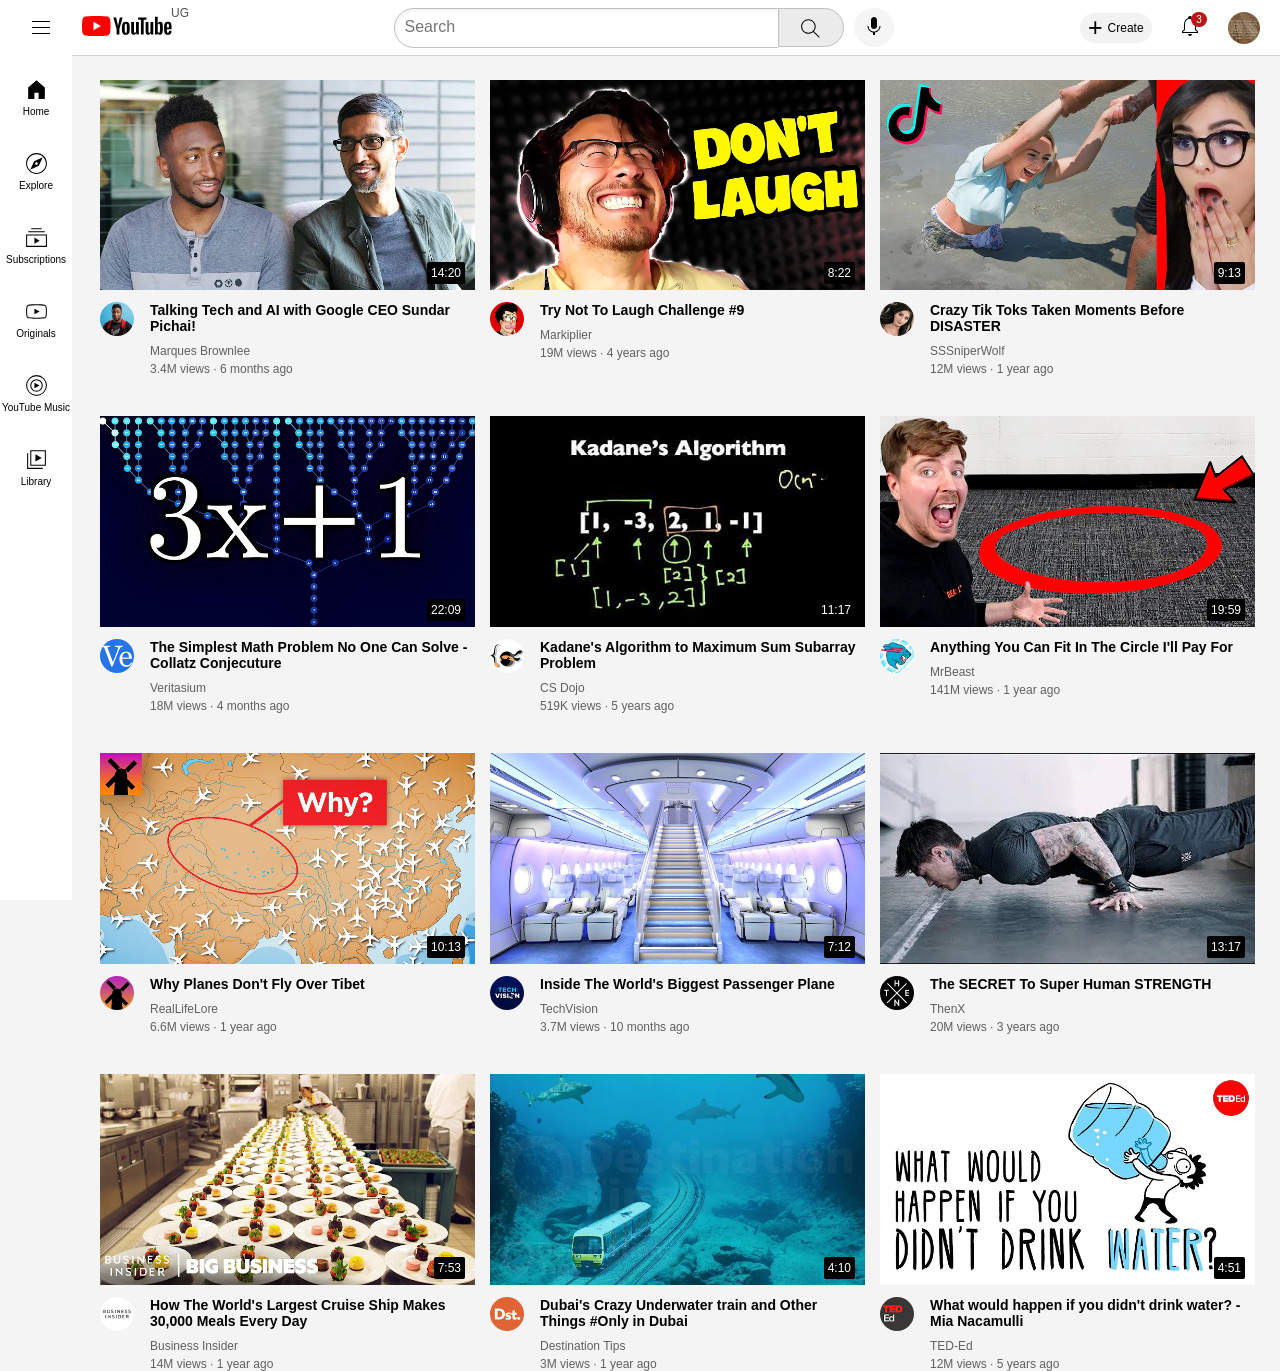
<file: index.html>
<!DOCTYPE html>
<html lang="en">

<head>
   <meta http-equiv="content-type" content="text/html; charset=UTF-8">
   <meta charset="UTF-8">
   <meta name="viewport" content="width=device-width, initial-scale=1.0">
   <title>YouTube.com Clone</title>
   
   <link rel="stylesheet" href="styles/video.css">
   <link rel="stylesheet" href="styles/general.css">
    <link rel="stylesheet" href="styles/sidebar.css">
    <link rel="stylesheet" href="styles/header.css">
</head>

<body>
   <div>
      <div class="header">
         <div class="left-section">
            <img class="hamburger-menu" src="icons/hamburger-menu.svg" alt="">
            <div class="youtube-logo-container">
               <img class="youtube-logo" src="icons/youtube-logo.svg" alt="">
               <div class="ug-label">
                  UG
               </div>
            </div>
            
         </div>
         <div class="middle-section">
            <input class="search-bar" type="text" placeholder="Search">
            <button class="search-button">
              <img class="search-icon" src="icons/search.svg" alt="">
              <div class="tooltip">Search</div>
            </button>
            <button class="voice-search-button">
                <img class="voice-search-icon" src="icons/voice-search-icon.svg" alt="">

                <div class="tooltip">Search with your voice</div>
            </button>
         </div>
         <div class="right-section">
            <div>
               <button class="create-button"><span>+</span> Create</button>
            </div>
            
            <div class="notifications-icon-container">
                <img class="notifications-icon" src="icons/notifications.svg" alt="">

                <div class="notifications-count">3</div>
            </div>
           
            <img class="current-user-picture" src="channels/channels4_profile.jpg" alt="">
         </div>
         
      </div>

      <div class="sidebar">
         <div class="sidebar-link">
            <img src="icons/home.svg" alt="">
            <div>Home</div>
         </div>
         <div class="sidebar-link">
            <img src="icons/explore.svg" alt="">
             <div>Explore</div>
         </div>
         <div class="sidebar-link">
            <img src="icons/subscriptions.svg" alt="">
             <div>Subscriptions</div>
         </div>
         <div class="sidebar-link">
            <img src="icons/originals.svg" alt="">
             <div>Originals</div>
         </div>
         <div class="sidebar-link">
            <img src="icons/youtube-music.svg" alt="">
             <div>YouTube Music</div>
         </div>
         <div class="sidebar-link">
            <img src="icons/library.svg" alt="">
             <div>Library</div>
         </div>
      </div>
      
<div class="video-grid">
      <div class="video-preview">
         <div class="video-thumbnail">
            <img class="thumbnail" src="thumbnails/thumbnail-1.webp" />

            <div class="video-time">
               14:20
            </div>

         </div>

         <div class="video-details">
            <div class="channel-picture">
               <img class="profile-picture" src="channels/channel-1.jpeg" alt="">
            </div>
            <div class="video-info">
               <p class="video-title">
                  Talking Tech and AI with Google CEO Sundar Pichai!
               </p>
               <p class="video-author">
                  Marques Brownlee
               </p>
               <p class="video-stats">
                  3.4M views &#183; 6 months ago
               </p>
            </div>
         </div>
      </div>



      <div class="video-preview">
         <div class="video-thumbnail">
            <img class="thumbnail" src="thumbnails/thumbnail-2.webp" />

            <div class="video-time">
               8:22
            </div>

         </div>
         <div class="video-details">
            <div class="channel-picture">
               <img class="profile-picture" src="channels/channel-2.jpeg" alt="">
            </div>
            <div class="video-info">
               <p class="video-title">
                  Try Not To Laugh Challenge #9
               </p>
               <p class="video-author">
                  Markiplier
               </p>
               <p class="video-stats">
                  19M views &#183; 4 years ago
               </p>
            </div>
         </div>
      </div>


      <div class="video-preview">
         <div class="video-thumbnail">
            <img class="thumbnail" src="thumbnails/thumbnail-3.webp" alt="">

            <div class="video-time">
               9:13
            </div>
         </div>

         <div class="video-details">
            <div class="channel-picture">
               <img class="profile-picture" src="channels/channel-3.jpeg" alt="">
            </div>

            <div class="video-info">

               <p class="video-title">
                  Crazy Tik Toks Taken Moments Before DISASTER
               </p>
               <p class="video-author">
                  SSSniperWolf
               </p>
               <p class="video-stats">
                  12M views &#183; 1 year ago
               </p>
            </div>
         </div>
      </div>



      <div class="video-preview">
         <div class="video-thumbnail">
            <img class="thumbnail" src="thumbnails/thumbnail-4.webp" />

            <div class="video-time">
               22:09
            </div>

         </div>
         <div class="video-details">
            <div class="channel-picture">
               <img class="profile-picture" src="channels/channel-4.jpeg" alt="">
            </div>
            <div class="video-info">
               <p class="video-title">
                  The Simplest Math Problem No One Can Solve - Collatz Conjecuture
               </p>
               <p class="video-author">
                  Veritasium
               </p>
               <p class="video-stats">
                  18M views &#183; 4 months ago
               </p>
            </div>
         </div>
      </div>


      <div class="video-preview">
         <div class="video-thumbnail">
            <img class="thumbnail" src="thumbnails/thumbnail-5.webp" alt="">

            <div class="video-time">
               11:17
            </div>
         </div>
         <div class="video-details">
            <div class="channel-picture">
               <img class="profile-picture" src="channels/channel-5.jpeg" alt="">
            </div>
            <div class="video-info">
               <p class="video-title">
                  Kadane's Algorithm to Maximum Sum Subarray Problem
               </p>
               <p class="video-author">
                  CS Dojo
               </p>
               <p class="video-stats">
                  519K views &#183; 5 years ago
               </p>
            </div>
         </div>
      </div>

      <div class="video-preview">
         <div class="video-thumbnail">
            <img class="thumbnail" src="thumbnails/thumbnail-6.webp" alt="">

            <div class="video-time">
               19:59
            </div>
         </div>
         <div class="video-details">
            <div class="channel-picture">
               <img class="profile-picture" src="channels/channel-6.jpeg" alt="">
            </div>
            <div class="video-info">
               <p class="video-title">
                  Anything You Can Fit In The Circle I'll Pay For
               </p>
               <p class="video-author">
                  MrBeast
               </p>
               <p class="video-stats">
                  141M views &#183; 1 year ago
               </p>
            </div>
         </div>
      </div>


      <div class="video-preview">
         <div class="video-thumbnail">
            <img class="thumbnail" src="thumbnails/thumbnail-7.webp" alt="">

            <div class="video-time">
               10:13
            </div>
         </div>
         <div class="video-details">
            <div class="channel-picture">
               <img class="profile-picture" src="channels/channel-7.jpeg" alt="">
            </div>
            <div class="video-info">
               <p class="video-title">
                  Why Planes Don't Fly Over Tibet

               </p>
               <p class="video-author">
                  RealLifeLore
               </p>
               <p class="video-stats">
                  6.6M views &#183; 1 year ago
               </p>
            </div>

         </div>
      </div>


      <div class="video-preview">
         <div class="video-thumbnail">
            <img class="thumbnail" src="thumbnails/thumbnail-8.webp" alt="">

            <div class="video-time">
               7:12
            </div>
         </div>
         <div class="video-details">
            <div class="channel-picture">
               <img class="profile-picture" src="channels/channel-8.jpeg" alt="">
            </div>
            <div class="video-info">
               <p class="video-title">
                  Inside The World's Biggest Passenger Plane
               </p>
               <p class="video-author">
                  TechVision
               </p>
               <p class="video-stats">
                  3.7M views &#183; 10 months ago
               </p>
            </div>

         </div>
      </div>


      <div class="video-preview">
         <div class="video-thumbnail">
            <img class="thumbnail" src="thumbnails/thumbnail-9.webp" alt="">

            <div class="video-time">
               13:17
            </div>
         </div>
         <div class="video-details">
            <div class="channel-picture">
               <img class="profile-picture" src="channels/channel-9.jpeg" alt="">
            </div>
            <div class="video-info">
               <p class="video-title">
                  The SECRET To Super Human STRENGTH

               </p>
               <p class="video-author">
                  ThenX
               </p>
               <p class="video-stats">
                  20M views &#183; 3 years ago
               </p>
            </div>

         </div>
      </div>


      <div class="video-preview">
         <div class="video-thumbnail">
            <img class="thumbnail" src="thumbnails/thumbnail-10.webp" alt="">

            <div class="video-time">
               7:53
            </div>
         </div>
         <div class="video-details">
            <div class="channel-picture">
               <img class="profile-picture" src="channels/channel-10.jpeg" alt="">
            </div>
            <div class="video-info">
               <p class="video-title">
                  How The World's Largest Cruise Ship Makes 30,000 Meals Every Day
               </p>
               <p class="video-author">
                  Business Insider
               </p>
               <p class="video-stats">
                  14M views &#183; 1 year ago
               </p>
            </div>

         </div>
      </div>



      <div class="video-preview">
         <div class="video-thumbnail">
            <img class="thumbnail" src="thumbnails/thumbnail-11.webp" alt="">

            <div class="video-time">
               4:10
            </div>
         </div>
         <div class="video-details">
            <div class="channel-picture">
               <img class="profile-picture" src="channels/channel-11.jpeg" alt="">
            </div>
            <div class="video-info">
               <p class="video-title">
                  Dubai's Crazy Underwater train and Other Things #Only in Dubai
               </p>
               <p class="video-author">
                  Destination Tips
               </p>
               <p class="video-stats">
                  3M views &#183; 1 year ago
               </p>
            </div>

         </div>
      </div>


      <div class="video-preview">
         <div class="video-thumbnail">
            <img class="thumbnail" src="thumbnails/thumbnail-12.webp" alt="">

            <div class="video-time">
               4:51
            </div>
         </div>
         <div class="video-details">
            <div class="channel-picture">
               <img class="profile-picture" src="channels/channel-12.jpeg" alt="">
            </div>
            <div class="video-info">
               <p class="video-title">
                  What would happen if you didn't drink water? - Mia Nacamulli

               </p>
               <p class="video-author">
                  TED-Ed
               </p>
               <p class="video-stats">
                  12M views &#183; 5 years ago
               </p>
            </div>

         </div>
      </div>







   </div>

</div>



</body>

</html>
</file>
<file: styles/video.css>
.thumbnail {
         width: 100%;
      }

      


      .video-details {
         display: grid;
         grid-template-columns: 50px 1fr;
      }

      
      .profile-picture {
         width: 34px;
         border-radius: 50px;

      }

      .video-thumbnail {
         margin-bottom: 8px;
         position: relative;
      }

      .video-time {
         position: absolute;
         right: 10px;
         bottom: 10px;
         background-color: black;
         color: white;
         font-size: 12px;
         font-family: Arial, Helvetica, sans-serif;
         font-weight: 500px;
         padding-left: 4px;
         padding-right: 4px;
         padding-bottom: 4px;
         padding-top: 4px;
         border-radius: 2px;

      }

      .video-title {
         margin-top: 0;
         font-weight: bold;
         font-size: 14px;
         font-family: Arial, Helvetica, sans-serif;
         margin-bottom: 10px;
      }


      .video-author,
      .video-stats {
         font-size: 12px;
         color: rgb(96, 96, 96);

      }

      .video-author {
         margin-bottom: 4px;
      }

      .video-grid {
         display: grid;
         grid-template-columns: 1fr 1fr 1fr;
         column-gap: 15px;
         row-gap: 40px;
      }
</file>
<file: styles/general.css>
p {
         font-family: Arial, Helvetica, sans-serif;
         margin-top: 0;
         margin-bottom: 0;
      }
      body {
         margin: 0;
         padding-top: 80px;
         padding-left: 100px;
         padding-right: 25px;
         background-color: rgb(245, 244, 244);
      }
</file>
<file: styles/sidebar.css>
.sidebar {
  position: fixed;
  left: 0;
  bottom: 0;
  top: 55px;
  background-color: white;
  width: 72px;
  z-index: 200;
  padding-top: 5px;
}

.sidebar-link {
  height: 74px;
  display: flex;
  justify-content: center;
  align-items: center;
  flex-direction: column;
  cursor: pointer;
}

.sidebar-link:hover {
  background-color: rgb(235, 234, 234);
}

.sidebar-link img {
  height: 25px;
  margin-bottom: 4px;
}

.sidebar-link div {
  font-family: Arial, Helvetica, sans-serif;
  font-size: 10px;

}
</file>
<file: styles/header.css>
.header {
   height: 55px;
   display: flex;
   flex-direction: row;
   justify-content: space-between;
   position: fixed;
   top: 0;
   left: 0;
   right: 0;
   border-bottom-width: 1px;
   border-bottom-style: solid;
   border-bottom-color: rgb(212, 210, 210);
   background-color: white;
   z-index: 100;
}

.left-section { 
   display: flex;
   align-items: center;
}

.hamburger-menu {
   height: 24px;
   margin-left: 24px;
   margin-right: 24px;
   border: none;
   border-radius: 20px;
   padding: 5px;
}

.hamburger-menu:hover{
   background-color: lightgray;
   cursor: pointer;
}

.youtube-logo-container {
   position: relative;
}

.ug-label {
   position: absolute;
   top: -10px;
   right: -17px;
   font-family: Arial, Helvetica, sans-serif;
   font-size: 12px;
   color: rgb(79, 79, 79);
}

.youtube-logo {
   height: 20px;
}

.youtube-logo:hover {
   cursor: pointer;
}

.middle-section {
  
   flex: 1;
   margin-left: 70px;
   margin-right: 35px;
   max-width: 500px;
   display: flex;
   align-items: center;
   flex-direction: row;
}

.search-bar {
   flex: 1;
   height: 36px;
   padding-left: 10px;
   border-width: 1px;
   border-style: solid;
   border-color: rgb(192, 192, 192);
   border-radius: 2px;
   box-shadow: inset 1px 2px 3px rgba(0, 0, 0, 0.05);
   width: 0;
   border-top-left-radius: 25px;
   border-bottom-left-radius: 25px;
}

.search-bar::placeholder {
   font-family: Arial, Helvetica, sans-serif;
   font-size: 16px;
}

.search-button {
   height: 39.5px;
   width: 66px;
   background-color: rgb(235, 235, 235);
   border-width: 1px;
   border-style: solid;
   border-color: rgb(192, 192, 192);
   margin-left: -1px;
   margin-right: 10px;
   border-top-right-radius: 25px;
   border-bottom-right-radius: 25px;
   position: relative;
}

.search-button, 
.voice-search-button {
   position: relative;
}

.search-button .tooltip,
.voice-search-button .tooltip {
   background-color: gray;
   color: white;
   padding-left: 4px;
   padding-right: 4px;
   padding-bottom: 2px;
   padding-top: 2px;
   font-size: 12px;
   position: absolute;
   bottom: -25px;
   right: -5px;
   opacity: 0;
   transition: opacity 0.15s;
   pointer-events: none;
   white-space: nowrap;
}

.search-button:hover .tooltip,
.voice-search-button:hover .tooltip {
   opacity: 1;
}

.search-icon {
   height: 25px;
   margin-top: 4px;
  
}

.voice-search-button {
   height: 39.5px;
   width: 40px;
   border-radius: 20px;
   border: none;
   background-color: rgb(245, 245, 245);
}

.voice-search-icon {
   height: 24px;
}

.voice-search-button:hover{
   cursor: pointer;
   background-color: lightgray;
}
                  

.right-section {
   margin-right: 20px;
   width: 180px;
   display: flex;
   align-items: center;
   justify-content: space-between;
   flex-shrink: 0;
}


.create-button {
   height: 30px;
   border-radius: 50px;
   border: none;
   display: flex;
   align-items: center;
   justify-content: center;
   font-size: 12px;
   padding: 8px;
   background-color: rgb(243, 242, 242);
}

.create-button:hover {
   background-color: lightgray;
   cursor: pointer;
}

span {
   font-size: 25px;
   margin-right: 5px;
}

.notifications-icon {
   height: 24px;
   border: none;
   border-radius: 10px;
}

.notifications-icon:hover {
   background-color: lightgray;
   cursor: pointer;
}

.notifications-icon-container {
   position: relative;
}

.notifications-count {
   background-color: rgb(185, 23, 23);
   border: none;
   color: white;
   position: absolute;
   top: -2px;
   right: -5px;
   font-family: Arial, Helvetica, sans-serif;
   font-size: 10px;
   padding-left: 5px;
   padding-right: 5px;
   padding-top: 2px;
   padding-bottom: 2px;
   border-radius: 10px;
}

.current-user-picture {
   height: 32px;
   border-radius: 16px;
}

.current-user-picture:hover{
   cursor: pointer;
}
</file>
